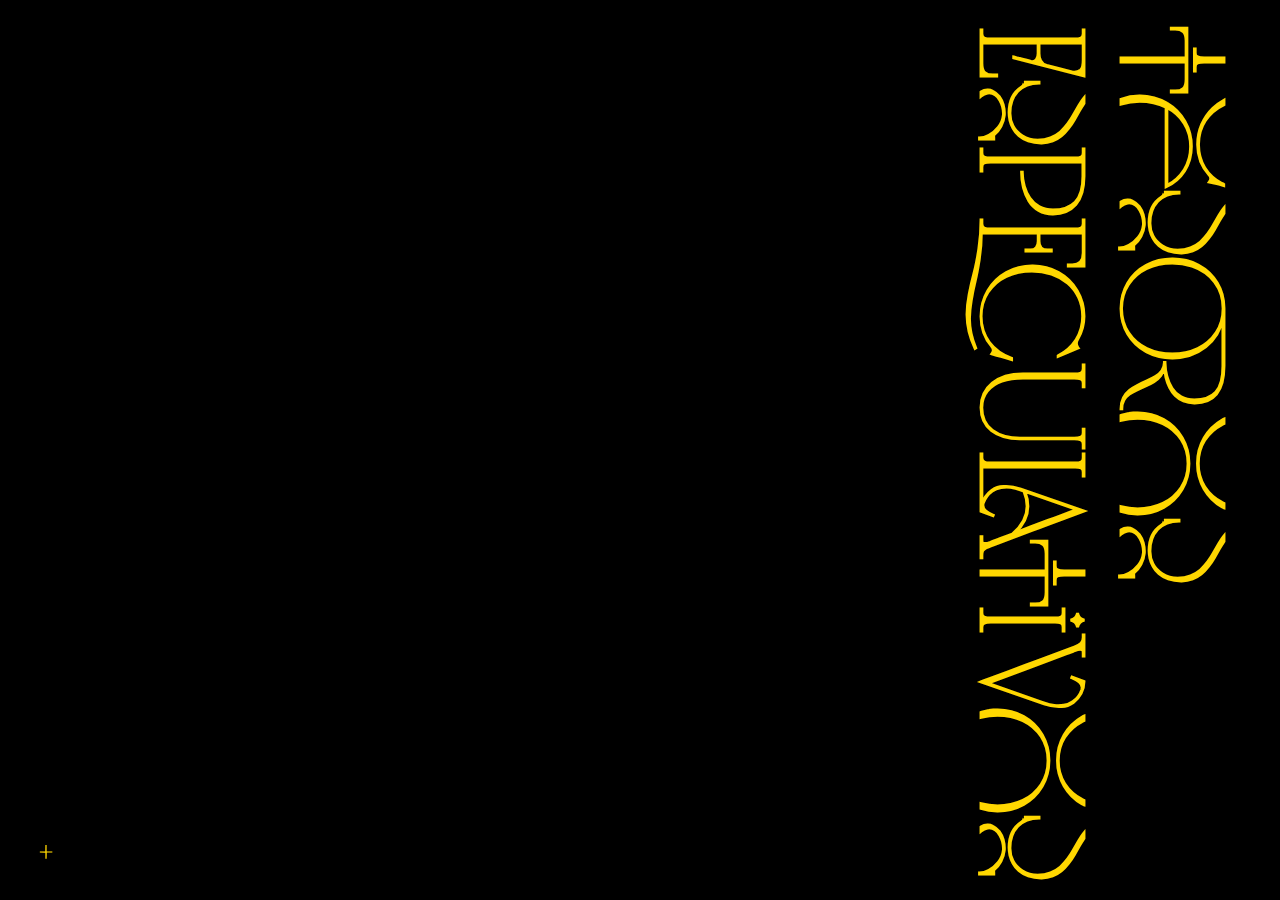
<file: index.html>
<!DOCTYPE html>
<head>
<title>ȶɛֆօʀօֆ ɛֆքɛƈʊʟǟȶɨʋօֆ</title>
<meta name="description" content="Inteligencia Artificial como herramienta radical de representación del Tesoro Quimbaya">
<meta charset="utf-8">
<meta name="viewport" content="width=device-width, initial-scale=1.0">
<meta name="viewport" content="width=device-width, user-scalable=no, minimum-scale=1.0, maximum-scale=1.0">
<meta name="og:title" property="og:title" content="ȶɛֆօʀօֆ ɛֆքɛƈʊʟǟȶɨʋօֆ" />
<meta name="og:description" property="og:description" content="Inteligencia Artificial como herramienta radical de representación del Tesoro Quimbaya" />
<meta property="og:image" content="https://ih1.redbubble.net/image.355975106.7397/flat,128x,075,f-pad,128x128,f8f8f8.jpg" />
<link rel="shortcut icon" href="https://ih1.redbubble.net/image.355975106.7397/flat,128x,075,f-pad,128x128,f8f8f8.jpg">
<link rel="stylesheet" type="text/css" href="style.css">
</head>


<script>
  document.querySelector('#container').setAttribute("onclick", "location.href='home/index.html'");

  if (screen.width <= 500) {
  document.location = 'movil/index.html';
  }
</script>






  <header>
    <a href="./GAN/index.html" target="">
      <h1 id="hover">Tesoros<br>Especulativos</h1>
    </a>
  </header>



<body>

<div class="fullscreen">
    <div class="video">
        <div class="vimeo-wrapper">
        <iframe src="https://player.vimeo.com/video/422525332?h=ef2edf5068&autoplay=1&loop=1&title=0&byline=0&portrait=0&controls=0&playsinline=0&muted=1" width="480" height="320" frameborder="0" allow="autoplay; fullscreen" allowfullscreen></iframe>
        </div>
    </div>
</div>



<footer>
  <a href="./about/index.html" target="">
    <h1 id="hover">+</h1>
  </a>
</footer>


</html>
</file>
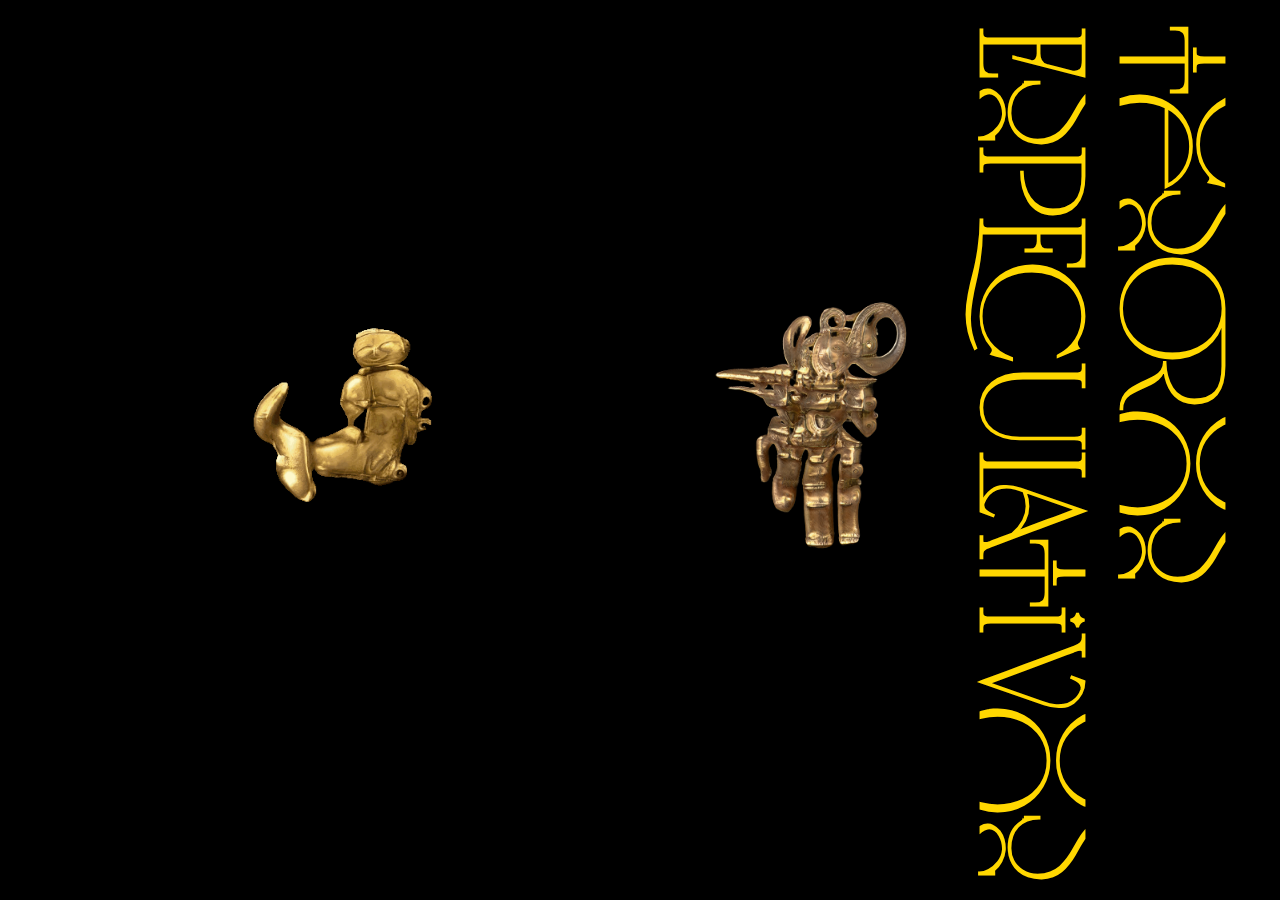
<file: GAN/index.html>
<!DOCTYPE html>
<head>
<title>ȶɛֆօʀօֆ ɛֆքɛƈʊʟǟȶɨʋօֆ</title>
<meta name="description" content="Inteligencia Artificial como herramienta radical de representación del Tesoro Quimbaya">
<meta charset="utf-8">
<meta name="viewport" content="width=device-width, initial-scale=1.0">
<meta name="viewport" content="width=device-width, user-scalable=no, minimum-scale=1.0, maximum-scale=1.0">
<meta name="og:title" property="og:title" content="ȶɛֆօʀօֆ ɛֆքɛƈʊʟǟȶɨʋօֆ" />
<meta name="og:description" property="og:description" content="Inteligencia Artificial como herramienta radical de representación del Tesoro Quimbaya" />
<meta property="og:image" content="https://ih1.redbubble.net/image.355975106.7397/flat,128x,075,f-pad,128x128,f8f8f8.jpg" />
<link rel="shortcut icon" href="https://ih1.redbubble.net/image.355975106.7397/flat,128x,075,f-pad,128x128,f8f8f8.jpg">
<link rel="stylesheet" type="text/css" href="style.css">
<main>


  <header>
    <a href="../about/index.html" target="">
      <h1 id="hover">Tesoros<br>Especulativos</h1>
    </a>
  </header>


<body>

    <div class="GAN3D">
        <a href="../GAN/3D/index.html" target="">
          <img src="../assets/figura-antropomorfa-1-1080p--unscreen.gif"
            alt="GAN3D" height="300px" width="" ;="">
        </a>
      </div>

      <div class="GANvid">
        <a href="../GAN/vid/index.html" target="">
          <img src="../assets/TE_06-removebg-preview.png"
            alt="GANvid" height="300px" width="" ;="">
        </a>
      </div>




</body>

  
  
</main>
</html>
</file>
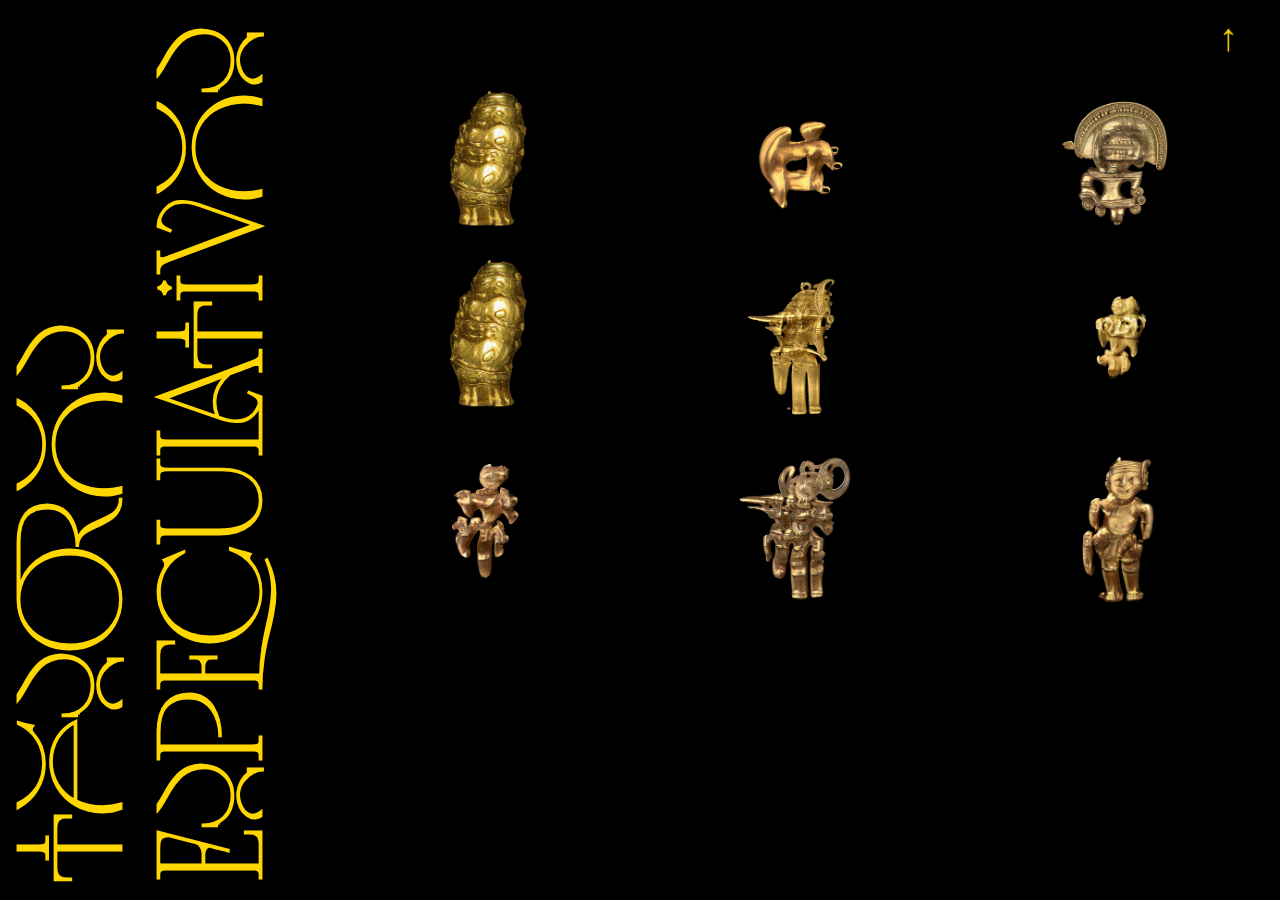
<file: GAN/3D/index.html>
<!DOCTYPE html>
<head>
<title>ȶɛֆօʀօֆ ɛֆքɛƈʊʟǟȶɨʋօֆ</title>
<meta name="description" content="Inteligencia Artificial como herramienta radical de representación del Tesoro Quimbaya">
<meta charset="utf-8">
<meta name="viewport" content="width=device-width, initial-scale=1.0">
<meta name="viewport" content="width=device-width, user-scalable=no, minimum-scale=1.0, maximum-scale=1.0">
<meta name="og:title" property="og:title" content="ȶɛֆօʀօֆ ɛֆքɛƈʊʟǟȶɨʋօֆ" />
<meta name="og:description" property="og:description" content="Inteligencia Artificial como herramienta radical de representación del Tesoro Quimbaya" />
<meta property="og:image" content="https://ih1.redbubble.net/image.355975106.7397/flat,128x,075,f-pad,128x128,f8f8f8.jpg" />
<link rel="shortcut icon" href="https://ih1.redbubble.net/image.355975106.7397/flat,128x,075,f-pad,128x128,f8f8f8.jpg">
<link rel="stylesheet" type="text/css" href="style.css">
<main>


  <header>
    <a href="../../index.html" target="">
      <h1 id="hover">Tesoros<br>Especulativos</h1>
    </a>
  </header>


<body>



  <div class="row">
    <div class="column">
      <a href="./g2/index.html">
        <img src="../../assets/TE_02-removebg-preview.png"
             onmouseover="this.src='../../assets/figura-antropomorfa-1-1080p--unscreen.gif';" 
             onmouseout="this.src='../../assets/TE_02-removebg-preview.png';"
             height="160px" width="" ;="">
    </a>
      <a href="./g2/index.html" target="">
        <img src="../../assets/TE_02-removebg-preview.png">
      </a>
      <a href="./g2/index.html" target="">
        <img src="../../assets/TE_03-removebg-preview.png">
      </a>
    </div>
    <div class="column">
      <a href="./g2/index.html" target="">
        <img src="../../assets/TE_12-removebg-preview.png">
      </a>
      <a href="./g2/index.html" target="">
        <img src="../../assets/TE_05-removebg-preview.png">
      </a>
      <a href="./g2/index.html" target="">
        <img src="../../assets/TE_06-removebg-preview.png">
      </a>
    </div>
    <div class="column">
      <a href="./g2/index.html" target="">
        <img src="../../assets/TE_11-removebg-preview.png">
      </a>
      <a href="./g2/index.html" target="">
        <img src="../../assets/TE_08-removebg-preview.png">
      </a>
      <a href="./g2/index.html" target="">
        <img src="../../assets/TE_09-removebg-preview.png">
      </a>
    </div>
 
  </div>



</body>


<footer>
  <a href="../index.html" target="">
    <h1 id="hover">←</h1>
  </a>
</footer>
  
</main>
</html>
</file>
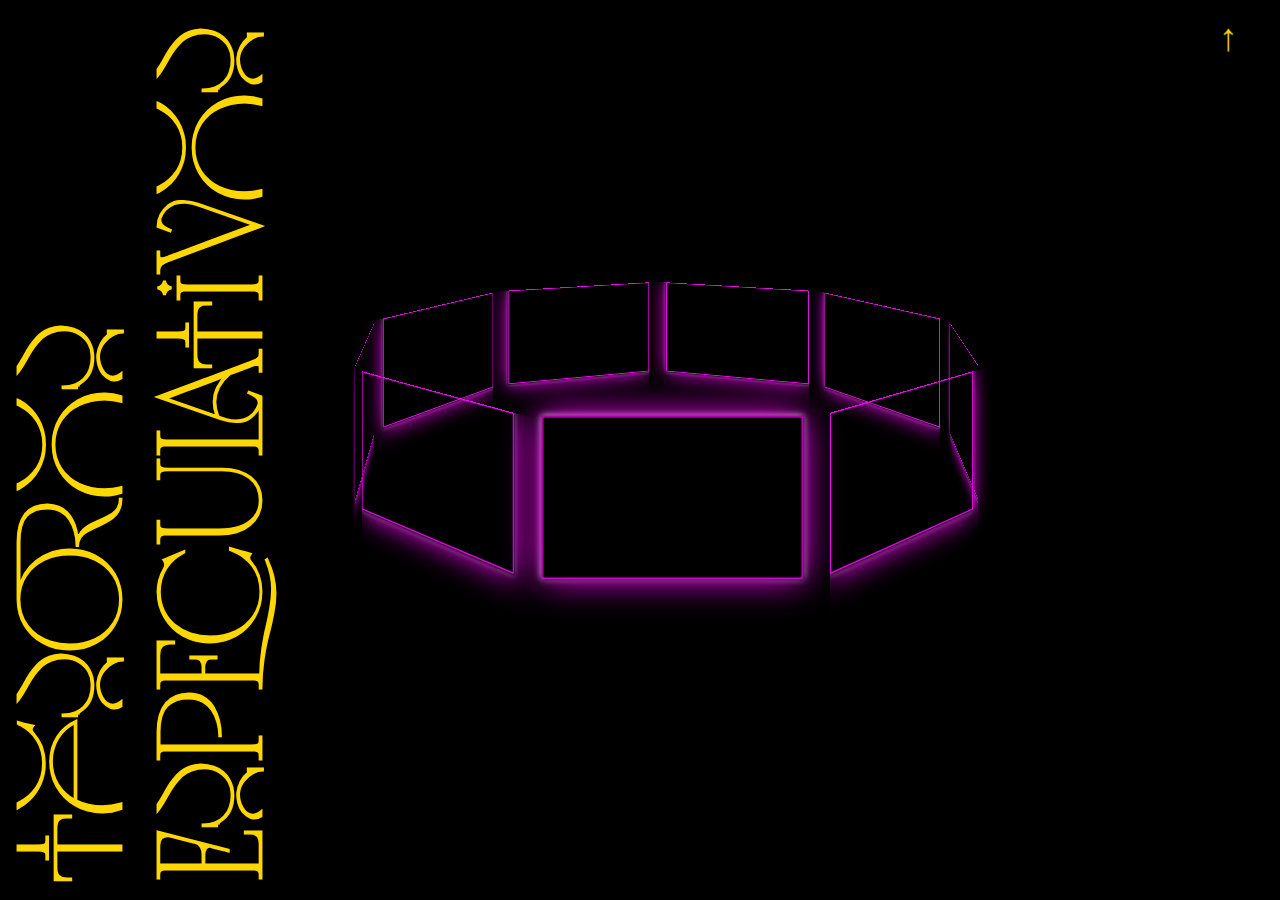
<file: GAN/vid/index.html>
<!DOCTYPE html>
<head>
<title>ȶɛֆօʀօֆ ɛֆքɛƈʊʟǟȶɨʋօֆ</title>
<meta name="description" content="Inteligencia Artificial como herramienta radical de representación del Tesoro Quimbaya">
<meta charset="utf-8">
<meta name="viewport" content="width=device-width, initial-scale=1.0">
<meta name="viewport" content="width=device-width, user-scalable=no, minimum-scale=1.0, maximum-scale=1.0">
<meta name="og:title" property="og:title" content="ȶɛֆօʀօֆ ɛֆքɛƈʊʟǟȶɨʋօֆ" />
<meta name="og:description" property="og:description" content="Inteligencia Artificial como herramienta radical de representación del Tesoro Quimbaya" />
<meta property="og:image" content="https://ih1.redbubble.net/image.355975106.7397/flat,128x,075,f-pad,128x128,f8f8f8.jpg" />
<link rel="shortcut icon" href="https://ih1.redbubble.net/image.355975106.7397/flat,128x,075,f-pad,128x128,f8f8f8.jpg">
<link rel="stylesheet" type="text/css" href="style.css">
<main>


  <header>
    <a href="../../index.html" target="">
      <h1 id="hover">Tesoros<br>Especulativos</h1>
    </a>
  </header>


<body>

  <!--
  <section id="slider">
    <input type="radio" name="slider" id="s1">
    <input type="radio" name="slider" id="s2">
    <input type="radio" name="slider" id="s3" checked>
    <input type="radio" name="slider" id="s4">
    <input type="radio" name="slider" id="s5">
    <label for="s1" id="slide1"> 
      <div class="video1">
      <iframe
          src="https://player.vimeo.com/video/776463734?h=d118b59db8&amp;badge=0&amp;autopause=0&amp;player_id=0&amp;app_id=58479"
          width="854"
          height="480"
          frameborder="0"
          allow="autoplay; fullscreen;"
          allowfullscreen
          allign="center; "
        ></iframe>
        <script src="https://player.vimeo.com/api/player.js"></script>
      </div>
    </label>
    <label for="s2" id="slide2">
      <div class="video1">
        <iframe
            src="https://player.vimeo.com/video/776463734?h=d118b59db8&amp;badge=0&amp;autopause=0&amp;player_id=0&amp;app_id=58479"
            width="854"
            height="480"
            frameborder="0"
            allow="autoplay; fullscreen;"
            allowfullscreen
            allign="center; "
          ></iframe>
          <script src="https://player.vimeo.com/api/player.js"></script>
        </div>
    </label>
    <label for="s3" id="slide3">
      <div class="video1">
        <iframe
            src="https://player.vimeo.com/video/776463734?h=d118b59db8&amp;badge=0&amp;autopause=0&amp;player_id=0&amp;app_id=58479"
            width="854"
            height="480"
            frameborder="0"
            allow="autoplay; fullscreen;"
            allowfullscreen
            allign="center; "
          ></iframe>
          <script src="https://player.vimeo.com/api/player.js"></script>
        </div>
    </label>
    <label for="s4" id="slide4">
      <div class="video1">
        <iframe
            src="https://player.vimeo.com/video/776463734?h=d118b59db8&amp;badge=0&amp;autopause=0&amp;player_id=0&amp;app_id=58479"
            width="854"
            height="480"
            frameborder="0"
            allow="autoplay; fullscreen;"
            allowfullscreen
            allign="center; "
          ></iframe>
          <script src="https://player.vimeo.com/api/player.js"></script>
        </div>
    </label>
    <label for="s5" id="slide5">
      <div class="video1">
        <iframe
            src="https://player.vimeo.com/video/776463734?h=d118b59db8&amp;badge=0&amp;autopause=0&amp;player_id=0&amp;app_id=58479"
            width="854"
            height="480"
            frameborder="0"
            allow="autoplay; fullscreen;"
            allowfullscreen
            allign="center; "
          ></iframe>
          <script src="https://player.vimeo.com/api/player.js"></script>
        </div>
    </label>
  </section>
-->



  <div class="container">
    <div id="carousel">
      <figure><img src="../../assets/TE_01-removebg-preview.png" alt=""></figure>
      <figure><img src="../../assets/TE_01-removebg-preview.png" alt=""></figure>
      <figure><img src="../../assets/TE_01-removebg-preview.png" alt=""></figure>
      <figure><img src="../../assets/TE_01-removebg-preview.png" alt=""></figure>
      <figure><img src="../../assets/TE_01-removebg-preview.png" alt=""></figure>
      <figure><img src="../../assets/TE_01-removebg-preview.png" alt=""></figure>
      <figure><img src="../../assets/TE_01-removebg-preview.png" alt=""></figure>
      <figure><img src="../../assets/TE_01-removebg-preview.png" alt=""></figure>
      <figure><img src="../../assets/TE_01-removebg-preview.png" alt=""></figure>
    </div>
  </div>

  <div class="video1">
    <iframe
        src="https://player.vimeo.com/video/776463734?h=d118b59db8&amp;badge=0&amp;autopause=0&amp;player_id=0&amp;app_id=58479"
        width="854"
        height="480"
        frameborder="0"
        allow="autoplay; fullscreen;"
        allowfullscreen
        allign="center; "
      ></iframe>
      <script src="https://player.vimeo.com/api/player.js"></script>
    </div>

</body>


<footer>
  <a href="../index.html" target="">
    <h1 id="hover">←</h1>
  </a>
</footer>
  
</main>
</html>
</file>
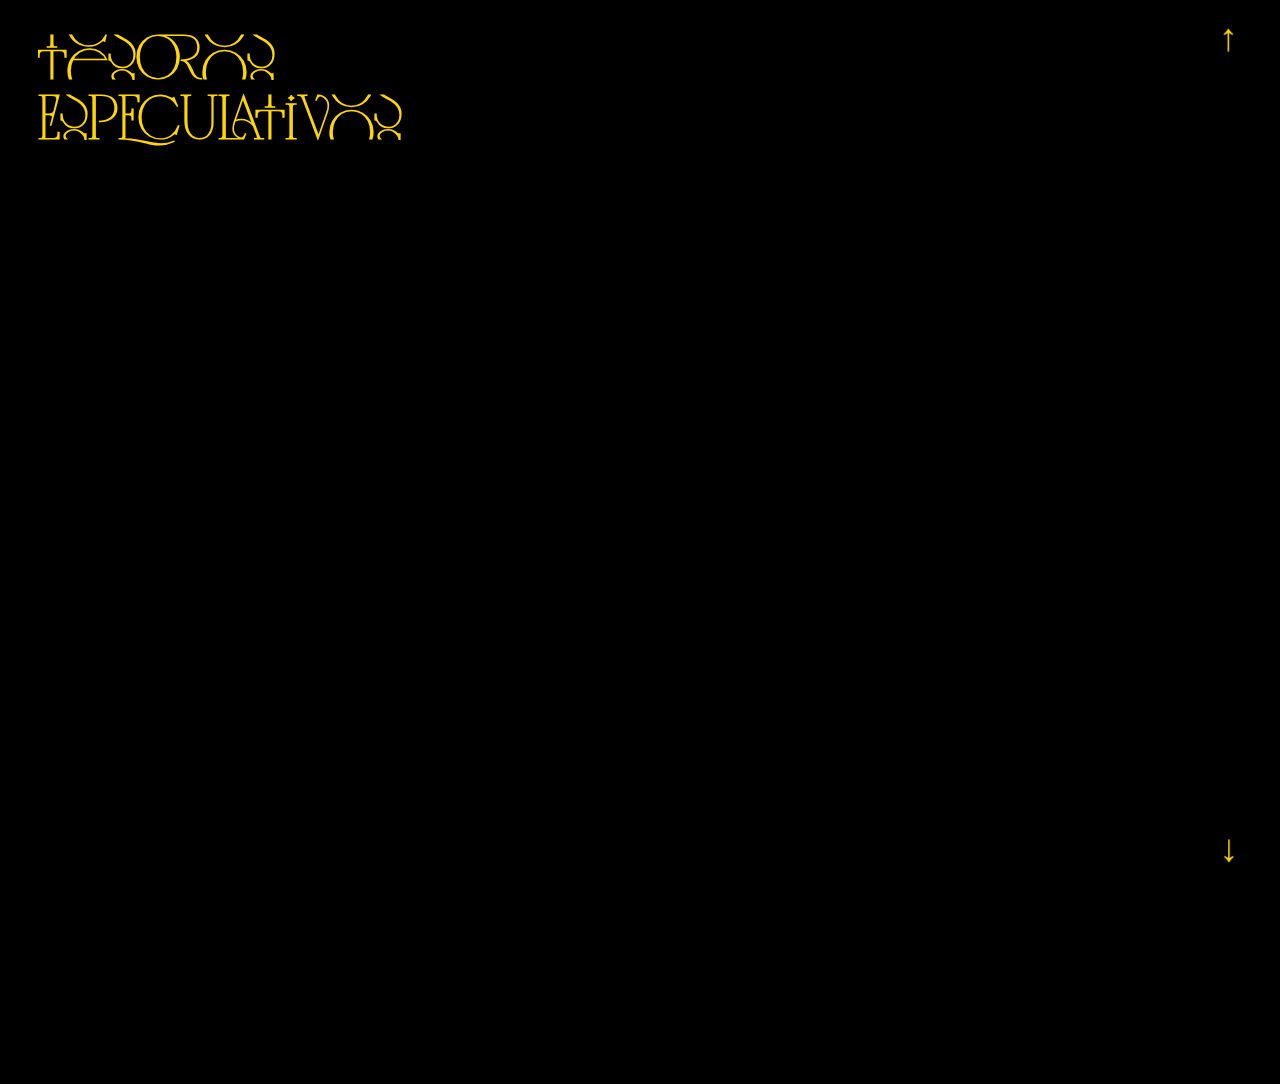
<file: GAN/3D/g2/index.html>
<!DOCTYPE html>
<head>
<title>ȶɛֆօʀօֆ ɛֆքɛƈʊʟǟȶɨʋօֆ</title>
<meta name="description" content="Inteligencia Artificial como herramienta radical de representación del Tesoro Quimbaya">
<meta charset="utf-8">
<meta name="viewport" content="width=device-width, initial-scale=1.0">
<meta name="viewport" content="width=device-width, user-scalable=no, minimum-scale=1.0, maximum-scale=1.0">
<meta name="og:title" property="og:title" content="ȶɛֆօʀօֆ ɛֆքɛƈʊʟǟȶɨʋօֆ" />
<meta name="og:description" property="og:description" content="Inteligencia Artificial como herramienta radical de representación del Tesoro Quimbaya" />
<meta property="og:image" content="https://ih1.redbubble.net/image.355975106.7397/flat,128x,075,f-pad,128x128,f8f8f8.jpg" />
<link rel="shortcut icon" href="https://ih1.redbubble.net/image.355975106.7397/flat,128x,075,f-pad,128x128,f8f8f8.jpg">
<link rel="stylesheet" type="text/css" href="style.css">
<meta name="viewport" content="width=device-width, initial-scale=1.0">
<main>


  <header>
    <a href="../../../about/index.html" target="">
      <h1 id="hover">Tesoros<br>Especulativos</h1>
    </a>
  </header>


<body>



        <div class="sketchfab-embed-wrapper-1"> 
            <iframe title="" width="1920" height="1080" frameborder="0" allowfullscreen mozallowfullscreen="true" webkitallowfullscreen="true" allow="autoplay; fullscreen; xr-spatial-tracking" xr-spatial-tracking execution-while-out-of-viewport execution-while-not-rendered web-share src="https://sketchfab.com/models/fd4e9bb6e9d74cc08744318b59422102/embed?autospin=0.2&amp;autostart=1&camera=0&annotations_visible=0&ui_theme=dark"> </iframe> </div>

        <div class="download">
            <a href="../../index.html" target="">
                    <h1 id="hover">←</h1>
                </a>
         </div>


         
</body>



<footer>
  <a href="../index.html" target="">
    <h1 id="hover">←</h1>
  </a>
</footer>
  
</main>
</html>
</file>
<file: style.css>
@font-face {
  font-family: 'Celattin';
  src: url('./fonts/celattin font.woff2') format('woff2'),
       url('./fonts/celattin font.woff') format('woff');
  font-weight: normal;
  font-style: normal;
}

@font-face {
  font-family: 'Centers';
  src: url('./fonts/Centers George.woff2') format('woff2'),
       url('./fonts/Centers George.woff') format('woff');
  font-weight: normal;
  font-style: normal;
}

@font-face {
  font-family: 'Sinsitre';
  src: url('./fonts/Sinistre-StCaroline.woff2') format('woff2'),
       url('./fonts/Sinistre-StCaroline.woff') format('woff');
  font-weight: normal;
  font-style: normal;
}

html {
overflow: hidden;
}

  body {
        /* background-image:radial-gradient(rgba(255, 187, 0, 0), rgb(255, 187, 0)); */
        background-color: black;
        background-size: contain;
        background-position: center center;
        background-repeat: no-repeat;
        background-attachment: fixed;
        background-size: cover;
        height: 100%;
   
        }
  
  
        header{
          position: fixed;
          top:3%;
          right: 3%;
          z-index: 100;
          writing-mode: vertical-rl;
          text-orientation: mixed;
         
        }
        header h1 {
          cursor: pointer;
          margin: 0;
          font-family: 'Centers', auto  ;
          font-size: 10vh;  
          color: #ffd700; 
        }

        header:hover{
          color: #fff;
          text-shadow: 1px 1px 2px black, 0 0 25px rgba(255, 0, 255, 1), 0 0 5px #fff;
        }

        .vimeo-wrapper {
            position: fixed;
            top: 0;
            left: 0;
            width: 100%;
            height: 100%;
            z-index: -1;
            pointer-events: none;
            overflow: hidden;
          }
          .vimeo-wrapper iframe {
            width: 100vw;
            height: 56.25vw; /* Given a 16:9 aspect ratio, 9/16*100 = 56.25 */
            min-height: 100vh;
            min-width: 177.77vh; /* Given a 16:9 aspect ratio, 16/9*100 = 177.77 */
            position: absolute;
            top: 50%;
            left: 50%;
            transform: translate(-50%, -50%);
          }
          


  .hover {
    pointer-events: none;
    display: inline-block;
    position: absolute;
  }
  

  a:link {
    color:black;
    text-decoration: none;
    }
    a:visited {
    color:black;
    text-decoration: none;
    }
    a:hover {
    color:white;
    text-decoration: none;
    text-shadow: 1px 1px 2px black, 0 0 25px rgba(255, 0, 255, 1), 0 0 5px #fff;
    }


        footer{
          position: fixed;
          bottom:3%;
          left: 3%;
          z-index: 100;
         
        }
        footer h1 {
          cursor: pointer;
          margin: 0;
          font-family: 'Celattin', auto  ;
          font-size: 3vw;  
          color: #ffd700; 
        }

        footer:hover{
          color: #fff;
          text-shadow: 1px 1px 2px black, 0 0 25px rgba(255, 0, 255, 1), 0 0 5px #fff;
        }
</file>
<file: GAN/style.css>
@font-face {
  font-family: 'Celattin';
  src: url('../fonts/celattin font.woff2') format('woff2'),
       url('../fonts/celattin font.woff') format('woff');
  font-weight: normal;
  font-style: normal;
}

@font-face {
  font-family: 'Centers';
  src: url('../fonts/Centers George.woff2') format('woff2'),
       url('../fonts/Centers George.woff') format('woff');
  font-weight: normal;
  font-style: normal;
}

@font-face {
  font-family: 'Sinsitre';
  src: url('../fonts/Sinistre-StCaroline.woff2') format('woff2'),
       url('../fonts/Sinistre-StCaroline.woff') format('woff');
  font-weight: normal;
  font-style: normal;
}


  body {
    background-color: black;
    background-size: contain;
    background-position: center center;
    background-repeat: no-repeat;
    background-attachment: fixed;
    background-size: cover;
    height: 100%;
    font-family: 'Roboto Mono', monospace;
    font-size: 1vw;       
    }

    
    
    header{
      position: fixed;
      top:3%;
      right: 3%;
      z-index: 100;
      writing-mode: vertical-rl;
      text-orientation: mixed;
     
    }
    header h1 {
      cursor: pointer;
      margin: 0;
      font-family: 'Centers', auto  ;
      font-size: 10vh;  
      color: #ffd700; 
    }

    header:hover{
      color: #fff;
      text-shadow: 1px 1px 2px black, 0 0 25px rgba(255, 0, 255, 1), 0 0 5px #fff;
    }


.hover {
pointer-events: none;
display: inline-block;
position: absolute;
}


.meimg, .litimg, .eyeimg, .handimg, .stoicimg, .typeimg, .beerimg, .blankimg, .blodimg {

max-width: 300%;
max-height: 300%;
display: none;
position: fixed;
image-orientation: center center;
top:-5%;
left: -5%;

}

.melink:hover+.meimg {
display: block;
margin-left: auto;
margin-right: auto;
z-index: -100;
max-width: 110%;
height: auto;
}

.link{
color: blue;
}

.hidden {
display: none;
}

.wrapper {
height: 100vh;
}




a:link {
color:white;
text-decoration: none;
}
a:visited {
color:white;
text-decoration: none;
}
a:hover {
color:white;
text-decoration: none;
}

.row {
position: inherit;
float: right;
font-size: 3em;
padding-right: 3%;
display: block;
background-color: transparent;
position: absolute;
bottom: 3%;
right: 3%;
}

#row:hover {
filter: drop-shadow(0 0 0.1rem rgb(251, 255, 0));
box-shadow: inset 0px 0px 5rem 1rem  rgba(251, 255, 0, .5)  ,  0px 0px 5rem 1.7rem  rgba(82, 63, 255, 1);
border-radius: 200px 200px 200px 200px;
}

.column {
  width: 100%;
}

   
.landing {
    float: right;
    font-size: 1em;
    padding: 5px;
    position: fixed;
    background-color: goldenrod;
    top: 0%;
    left: 0%;
    width: 100%;
  }
    
.GAN3D {
    float: right;
    font-size: 3em;
    padding: 5px;
    position: fixed;
    top: 30%;
    left: 15%;
    border-radius: 50%;
  }
    
  .GAN3D:hover {
    filter: drop-shadow(0 0 3rem #ffd700);
    border-radius: 50%;
  }
  
  
  .GANvid {
    float: right;
    font-size: 3em;
    padding: 5px;
    position: fixed;
    top: 30%;
    right: 15%;
    border-radius: 50%;
  }
    
  .GANvid:hover {
    filter: drop-shadow(0 0 3rem #ffd700);
    border-radius: 50%;
  }
</file>
<file: GAN/3D/style.css>
@font-face {
  font-family: 'Celattin';
  src: url('../../fonts/celattin font.woff2') format('woff2'),
       url('../../fonts/celattin font.woff') format('woff');
  font-weight: normal;
  font-style: normal;
}

@font-face {
  font-family: 'Centers';
  src: url('../../fonts/Centers George.woff2') format('woff2'),
       url('../../fonts/Centers George.woff') format('woff');
  font-weight: normal;
  font-style: normal;
}

@font-face {
  font-family: 'Sinsitre';
  src: url('../../fonts/Sinistre-StCaroline.woff2') format('woff2'),
       url('../../fonts/Sinistre-StCaroline.woff') format('woff');
  font-weight: normal;
  font-style: normal;
}

html {
overflow: hidden;
}


  body {
    background-color: black;
    background-size: contain;
    background-position: center center;
    background-repeat: no-repeat;
    background-attachment: fixed;
    background-size: cover;
    height: 100%;
    font-family: 'Roboto Mono', monospace;
    font-size: 1vw;       
    }

    header{
      position: fixed;
      top:3%;
      left: 0%;
      z-index: 100;
      writing-mode: vertical-rl;
      text-orientation: mixed;
      transform: rotate(180deg);
    }
    header h1 {
      cursor: pointer;
      margin: 0;
      font-family: 'Centers', auto  ;
      font-size: 10vh;  
      color: #ffd700; 
    }

    header:hover{
      color: #fff;
      text-shadow: 1px 1px 2px black, 0 0 25px rgba(255, 0, 255, 1), 0 0 5px #fff;
    }



a:link {
color:white;
text-decoration: none;
}
a:visited {
color:white;
text-decoration: none;
}
a:hover {
color:white;
text-decoration: none;
}
.row {
  display: flex;
  flex-wrap: wrap;
  padding-left: 25%;
  padding-top: 5%;
}

/* Create four equal columns that sits next to each other */
.column {
  flex: 25%;
  max-width: 60%;
  padding: 0 4px;
}

.column img {
  margin-top: 8px;
  vertical-align: middle;
  width: 100%;
}

/*
.column:hover{
  filter: drop-shadow(0 0 3rem #ffd700);
  border-radius: 50%;
}
*/

/* Responsive layout - makes a two column-layout instead of four columns */
@media screen and (max-width: 800px) {
  .column {
    flex: 50%;
    max-width: 50%;
  }
}

/* Responsive layout - makes the two columns stack on top of each other instead of next to each other */
@media screen and (max-width: 600px) {
  .column {
    flex: 100%;
    max-width: 100%;
  }
}

footer{
  position: fixed;
  top: 2%;
  right: 2%;
  z-index: 1000;
  transform: rotate(90deg);
 
}
footer h1 {
  cursor: pointer;
  margin: 0;
  font-family: 'Celattin', auto  ;
  font-size: 3vw;  
  color: #ffd700; 
}

footer:hover{
  color: #fff;
  text-shadow: 1px 1px 2px black, 0 0 25px rgba(255, 0, 255, 1), 0 0 5px #fff;
}
</file>
<file: GAN/vid/style.css>
@font-face {
  font-family: 'Celattin';
  src: url('../../fonts/celattin font.woff2') format('woff2'),
       url('../../fonts/celattin font.woff') format('woff');
  font-weight: normal;
  font-style: normal;
}

@font-face {
  font-family: 'Centers';
  src: url('../../fonts/Centers George.woff2') format('woff2'),
       url('../../fonts/Centers George.woff') format('woff');
  font-weight: normal;
  font-style: normal;
}

@font-face {
  font-family: 'Sinsitre';
  src: url('../../fonts/Sinistre-StCaroline.woff2') format('woff2'),
       url('../../fonts/Sinistre-StCaroline.woff') format('woff');
  font-weight: normal;
  font-style: normal;
}

html {
overflow: hidden;
}


  body {
    background-color: rgb(0, 0, 0);
    background-size: contain;
    background-position: center center;
    background-repeat: no-repeat;
    background-attachment: fixed;
    background-size: cover;
    height: 100%;
    font-size: 1vw;       
    }

    header{
      position: fixed;
      top:3%;
      left: 0%;
      z-index: 100;
      writing-mode: vertical-rl;
      text-orientation: mixed;
      transform: rotate(180deg);
    }
    header h1 {
      cursor: pointer;
      margin: 0;
      font-family: 'Centers', auto  ;
      font-size: 10vh;  
      color: #ffd700; 
    }

    header:hover{
      color: #fff;
      text-shadow: 1px 1px 2px black, 0 0 25px rgba(255, 0, 255, 1), 0 0 5px #fff;
    }



a:link {
color:white;
text-decoration: none;
}
a:visited {
color:white;
text-decoration: none;
}
a:hover {
color:white;
text-decoration: none;
}





/*
[type=radio] {
  display: none;
}

#slider {
  height: 35vw;
  position: relative;
  perspective: 1000px;
  transform-style: preserve-3d;
}

#slider label {
  margin: auto;
  width: 60%;
  height: 100%;
  border-radius: 4px;
  position: absolute;
  left: 0; right: 0;
  top: 15%;
  cursor: pointer;
  transition: transform 0.4s ease;
  
}

#s1:checked ~ #slide4, #s2:checked ~ #slide5,
#s3:checked ~ #slide1, #s4:checked ~ #slide2,
#s5:checked ~ #slide3 {
  box-shadow: 0 1px 4px 0 rgb(255, 0, 0);
  transform: translate3d(-30%,0,-200px);
}

#s1:checked ~ #slide5, #s2:checked ~ #slide1,
#s3:checked ~ #slide2, #s4:checked ~ #slide3,
#s5:checked ~ #slide4 {
  box-shadow: 0 6px 10px 0 rgba(0,0,0,.3), 0 2px 2px 0 rgba(0,0,0,.2);
  transform: translate3d(-15%,0,-100px);
}

#s1:checked ~ #slide1, #s2:checked ~ #slide2,
#s3:checked ~ #slide3, #s4:checked ~ #slide4,
#s5:checked ~ #slide5 {
  box-shadow: 0 13px 25px 0 rgba(0,0,0,.3), 0 11px 7px 0 rgba(0,0,0,.19);
  transform: translate3d(0,0,0);
}

#s1:checked ~ #slide2, #s2:checked ~ #slide3,
#s3:checked ~ #slide4, #s4:checked ~ #slide5,
#s5:checked ~ #slide1 {
  box-shadow: 0 6px 10px 0 rgb(255, 200, 0), 0 2px 2px 0 rgb(255, 238, 0);
  ;
  transform: translate3d(15%,0,-100px);
}

#s1:checked ~ #slide3, #s2:checked ~ #slide4,
#s3:checked ~ #slide5, #s4:checked ~ #slide1,
#s5:checked ~ #slide2 {
  box-shadow: 0 1px 4px 0 rgba(0,0,0,.37);
  transform: translate3d(30%,0,-200px);
}

#slide1 { 
  background-color: none;
  width: 15vw;
}
#slide2 { 
  background-color: none;
}
#slide3 { 
  background-color: none;
}
#slide4 {   
  background-color: none;
}
#slide5 {   
  background-color: none;
}
*/





*{
  margin: 0;
  padding: 0;
  outline: none;
  border: none;
  box-sizing: border-box;
}
*:before,
*:after{
  box-sizing: border-box;
}


.container{
  margin: 4% auto;
  width: 210px;
  height: 140px;
  position: relative;
  perspective: 1000px;
}
#carousel{
  width: 100%;
  height: 100%;
  top: 30vh;
  left: 12%;
  position: absolute;
  transform-style: preserve-3d;
  animation: rotation 120s infinite linear;
  }
#carousel:hover{
  animation-play-state: paused;
}
#carousel figure{
  display: block;
  position: absolute;
  width: 186px;
  height: 116px;
  left: 10px;
  top: 10px;
  background: url('../../assets/TE_01-removebg-preview.png');
  overflow: hidden;
  border: solid 1px rgba(255, 0, 255, 1);
  box-shadow: 1px 1px 2px black, 0 0 25px rgba(255, 0, 255, 1), 0 0 5px #fff;
}

#carousel figure:nth-child(1){transform: rotateY(0deg) translateZ(288px);}
#carousel figure:nth-child(2) { transform: rotateY(40deg) translateZ(288px);}
#carousel figure:nth-child(3) { transform: rotateY(80deg) translateZ(288px);}
#carousel figure:nth-child(4) { transform: rotateY(120deg) translateZ(288px);}
#carousel figure:nth-child(5) { transform: rotateY(160deg) translateZ(288px);}
#carousel figure:nth-child(6) { transform: rotateY(200deg) translateZ(288px);}
#carousel figure:nth-child(7) { transform: rotateY(240deg) translateZ(288px);}
#carousel figure:nth-child(8) { transform: rotateY(280deg) translateZ(288px);}
#carousel figure:nth-child(9) { transform: rotateY(320deg) translateZ(288px);}

img{
  -webkit-filter: grayscale(1);
  cursor: pointer;
  transition: all .5s ease;
}
img:hover{
  -webkit-filter: grayscale(0);
  transform: scale(1.2,1.2);
}

@keyframes rotation{
  from{
    transform: rotateY(0deg);
  }
  to{
    transform: rotateY(360deg);
  }
}









footer{
  position: fixed;
  top: 2%;
  right: 2%;
  z-index: 1000;
  transform: rotate(90deg);
 
}
footer h1 {
  cursor: pointer;
  margin: 0;
  font-family: 'Celattin', auto  ;
  font-size: 3vw;  
  color: #ffd700; 
}

footer:hover{
  color: #fff;
  text-shadow: 1px 1px 2px black, 0 0 25px rgba(255, 0, 255, 1), 0 0 5px #fff;
}
</file>
<file: GAN/3D/g2/style.css>
@font-face {
  font-family: 'Celattin';
  src: url('../../../fonts/celattin font.woff2') format('woff2'),
       url('../../../fonts/celattin font.woff') format('woff');
  font-weight: normal;
  font-style: normal;
}

@font-face {
  font-family: 'Centers';
  src: url('../../../fonts/Centers George.woff2') format('woff2'),
       url('../../../fonts/Centers George.woff') format('woff');
  font-weight: normal;
  font-style: normal;
}

@font-face {
  font-family: 'Sinsitre';
  src: url('../../../fonts/Sinistre-StCaroline.woff2') format('woff2'),
       url('../../../fonts/Sinistre-StCaroline.woff') format('woff');
  font-weight: normal;
  font-style: normal;
}

  
  *{
    overflow: hidden;
  }

    body {
      background-color: black;
      background-size: contain;
      background-position: center center;
      background-repeat: no-repeat;
      background-attachment: fixed;
      background-size: cover;
      height: 100%;
    }
  
      header{
        position: fixed;
        top:3%;
        left: 3%;
        z-index: 100;
       
      }
      header h1 {
        cursor: pointer;
        margin: 0;
        font-family: 'Centers', auto  ;
        font-size: 3vw;  
        color: #ffd700; 
      }
  
      header:hover{
        color: #fff;
        text-shadow: 1px 1px 2px black, 0 0 25px rgba(255, 0, 255, 1), 0 0 5px #fff;
      }
  
  
  
  a:link {
  color:white;
  text-decoration: none;
  }
  a:visited {
  color:white;
  text-decoration: none;
  }
  a:hover {
  color:white;
  text-decoration: none;
  }
 
  
  
  .sketchfab-embed-wrapper-1{
    position: absolute; 
    left: -30%; 
    top: 0%;
    /*
    max-width:70%;
    max-height:70%;
    */
  }

    
  
  .download{
    position: fixed;
    bottom: 3%;
    right: 3%;
    z-index: 100;
    transform: rotate(-90deg);
   }

  .download h1 {
    cursor: pointer;
    margin: 0;
    font-family: 'Celattin', auto  ;
    font-size: 3vw;  
    color: #ffd700; 
  }

  .download:hover{
    color: #fff;
    text-shadow: 1px 1px 2px black, 0 0 25px rgba(255, 0, 255, 1), 0 0 5px #fff;
   
  }




  footer{
    position: fixed;
    top: 2%;
    right: 2%;
    z-index: 1000;
    transform: rotate(90deg);
   
  }
  footer h1 {
    cursor: pointer;
    margin: 0;
    font-family: 'Celattin', auto  ;
    font-size: 3vw;  
    color: #ffd700; 
  }
  
  footer:hover{
    color: #fff;
    text-shadow: 1px 1px 2px black, 0 0 25px rgba(255, 0, 255, 1), 0 0 5px #fff;
  }
</file>
